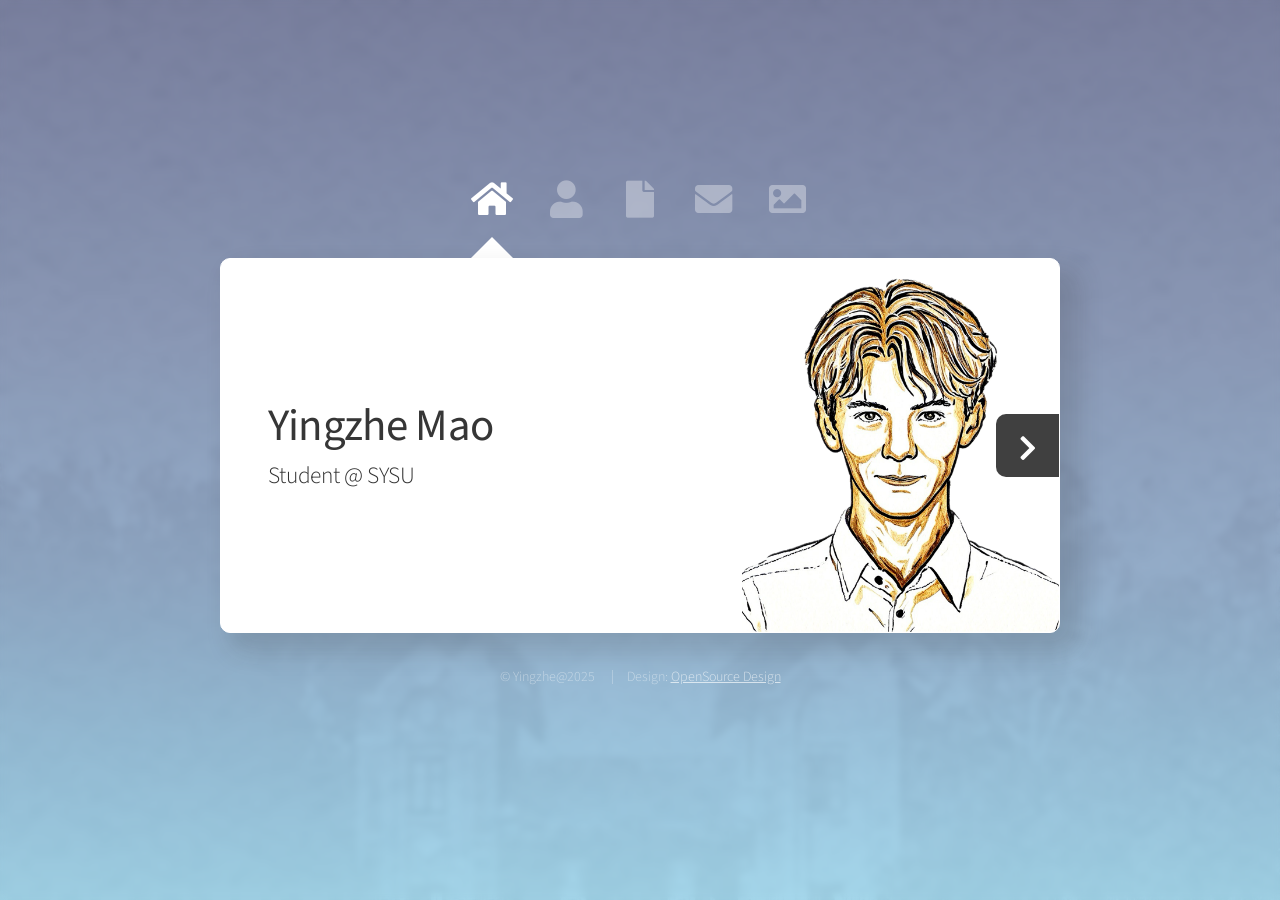
<file: index.html>
<!DOCTYPE HTML>
<!--
	Astral by HTML5 UP
	html5up.net | @ajlkn
	Free for personal and commercial use under the CCA 3.0 license (html5up.net/license)
-->
<html>

<head>
	<title>Yingzhe Mao</title>
	<meta charset="utf-8" />
	<meta name="viewport" content="width=device-width, initial-scale=1, user-scalable=no" />
	<link rel="stylesheet" href="assets/css/main.css" />
	<noscript>
		<link rel="stylesheet" href="assets/css/noscript.css" />
	</noscript>
</head>

<body class="is-preload">

	<!-- Wrapper-->
	<div id="wrapper">

		<!-- Nav -->
		<nav id="nav">
			<a href="#" class="icon solid fa-home"><span>Home</span></a>
			<a href="#cv" class="icon solid fa-user"><span>About</span></a>
			<a href="#work" class="icon solid fa-file"><span>Work</span></a>
			<a href="#contact" class="icon solid fa-envelope"><span>Contact</span></a>
			<a href="#gallery" class="icon solid fa-image"><span>Gallery</span></a>
		</nav>

		<!-- Main -->
		<div id="main">

			<!-- Me -->
			<article id="home" class="panel intro">
				<header>
					<h1>Yingzhe Mao</h1>
					<p>Student @ SYSU</p>
				</header>
				<a href="#cv" class="jumplink pic">
					<span class="arrow icon solid fa-chevron-right"><span>See my Curriculum Vitae</span></span>
					<img src="images/me_nobg.png" alt="" />
				</a>
			</article>

			<!-- CV -->
			<article id="cv" class="panel">
				<header style="display: flex;">
					<h2 style="width: 49%; text-align: left;">Google Scholar</h2>
					<h2 style="width: 49%; text-align: right;">ORCID</h2>
				</header>
				<div style="display: flex; justify-content: center; width: 100%;">

					<div style="display: flex; justify-content: left; width: 100%;">
						<div class="button-div" href="https://scholar.google.com.hk/citations?user=MFnCRBUAAAAJ&hl=zh-CN&authuser=1"
								target="_blank">
							<a href="https://scholar.google.com.hk/citations?user=MFnCRBUAAAAJ&hl=zh-CN&authuser=1"
								target="_blank">
								My Google Scholar
							</a>
						</div>
					</div>
					<div style="display: flex; justify-content: right; width: 100%;">
						<div class="button-div" href="https://orcid.org/0009-0005-3576-1074" target="_blank">
							<a href="https://orcid.org/0009-0005-3576-1074" target="_blank">
								My ORCID
							</a>
						</div>
					</div>
				</div>
				<header>
					<h2 style="margin-top: 0.5em;">Curriculum Vitae</h2>
				</header>
				<div class="cv-table">
					<dl>
						<dt>Name</dt>
						<dd>Yingzhe Mao</dd>

						<dt>E-Mail</dt>
						<dd>gmail@myzz2003z.com (Please shift the order)</dd>

						<dt>Education Background</dt>
						<dd>
							<h3>Sun Yat-sen University</h3>
							<p>B. Eng. 2021.9 - 2025.6</p>
							<ul>
								<li> 2021.9-2022.6 at School of Aeronautics and Astronautics</li>
								<li> 2022.9-2025.6 at School of Electronics and Communication Engineering</li>
							</ul>
						</dd>

						<dt>Work Experience</dt>
						<dd>
							<h3>Sun Yat-sen University</h3>
							<p>2025.6 - Present</p>
							<p>Research Assistant</p>
							<ul>
								<li>Participant: Embodied agents empowered wireless communications</li>
								<li>Instructor: LLMs as teaching assistants in telecom-related courses</li>
							</ul>
						</dd>

						<dt>Skills</dt>
						<dd>
							<ul>
								<li><strong>Programming Languages:</strong> Python, C/C++, Matlab</li>
								<li><strong>Preferred Framework:</strong> PyTorch</li>
								<li><strong>Proficient Tools:</strong> USRP, STM32/Arduino, EDA Tools</li>
								<li><strong>Other Skills:</strong> Adobe Illustration, Very good at making PPTs/slices😂
								</li>
							</ul>
						</dd>

						<dt>Scholarships & Awards</dt>
						<dd>
							<ul>
								<li><strong>Outstanding Student Scholarship</strong> - [1st] - [SYSU] - [2024]</li>
								<li><strong>Outstanding Student Scholarship</strong> - [3rd] - [SYSU] - [2023]</li>
								<li><strong>National College students' Electronics Design Competition (Guangdong
										Province)</strong> - [2nd] - [The Education Department of Guangdong] - [2023]
								</li>
							</ul>
						</dd>

						<dt>Languages</dt>
						<dd>
							<p>Mandarin (Native)</p>
							<p>English (Fluent)</p>
						</dd>
					</dl>
				</div>
			</article>

			<!-- Work -->
			<article id="work" class="panel">
				<header>
					<h2>Work</h2>
				</header>
				<p style="margin-bottom: 0.5em;">
					My investigations are focused on the intersection of wireless communications and artificial
					intelligence.
				</p>
				<p style="font-weight: bold;">
					This is a part of my works, some works are not listed here due to confidentiality agreements.
				</p>
				<section>
					<div class="row itembox">
						<h3>SwinJSCC-DNN</h3>
						<div class="row itembox left">
							<a href="#"><img src="images/work1.jpg" alt=""></a>
						</div>
						<div class="row itembox right">
							This work proposes a novel deep learning-based joint source-channel coding (JSCC) scheme for image transmission. It is based on SwinJSCC (Yang, Ke, et al., 2024), which is a framework that tames the Swin Transformer for end-to-end JSCC over noisy or fading channels. Our works including:
							<ul>
								<p> Inpsecting the necessities of layers in the existing SwinJSCC and by removing some layers, we achieved higher performance with lower computational cost.</p>
								<p> Proposed a Decoupled Noisy Network (DNN) in order to better process the noisy or fading channel's effect on the receiving signal.</p>
							</ul>
							This work is my undergraduate thesis at Sun Yat-sen University, advised by Prof. Yanqun Tang.
						</div>
						<h3>ChanINR</h3>
						<div class="row itembox left">
							<a href="#"><img src="images/work2.jpg" alt=""></a>
						</div>
						<div class="row itembox right">
							This work proposes a novel deep learning-based channel modeling scheme based on Implicit Neural Representation (INR), named ChanINR. The proposed ChanINR can learn to generate channel responses from continuous spatial locations, which significantly improves the accuracy and generalization ability of channel modeling.
						</div>
						<h3>Auto-encoders in PHY</h3>
						<div class="row itembox left">
							<a href="https://ieeexplore.ieee.org/abstract/document/10827715/" target="_blank"><img src="images/work3.jpg" alt=""></a>
						</div>
						<div class="row itembox right">
							This is a survey paper on the applications of auto-encoders in physical layer (PHY) communications. In this paper, we provide a comprehensive overview of the recent advancements in the field of auto-encoders for PHY communications, including modulation recognition, channel coding, and signal detection. This work has been published in proceedings of the WCSP'24.
						</div>
					</div>
				</section>
			</article>

			<!-- Contact -->
			<article id="contact" class="panel">
				<header>
					<h2>Contact Me</h2>
				</header>
				<form action="#" method="post">
					<div>
						<div class="row">
							<div class="col-6 col-12-medium">
								<input type="text" name="name" placeholder="Name" />
							</div>
							<div class="col-6 col-12-medium">
								<input type="text" name="email" placeholder="Email" />
							</div>
							<div class="col-12">
								<input type="text" name="subject" placeholder="Subject" />
							</div>
							<div class="col-12">
								<textarea name="message" placeholder="Message" rows="6"></textarea>
							</div>
							<div class="col-12">
								<input type="submit" value="Send Message" />
							</div>
						</div>
					</div>
				</form>
			</article>

			<!-- Image -->
			<article id="gallery" class="panel">
				<header>
					<h2>Gallery</h2>
				</header>
				<section>
					<div class="row">
						<div class="col-4 col-6">
							<a href="#" class="image fit"><img src="images/me.jpg" alt=""></a>
						</div>
						<div class="col-4 col-6">
							<a href="#" class="image fit"><img src="images/pic02.jpg" alt=""></a>
						</div>
						<div class="col-4 col-6">
							<a href="#" class="image fit"><img src="images/gallery2.jpg" alt=""></a>
						</div>
						<div class="col-4 col-6">
							<a href="#" class="image fit"><img src="images/gallery3.jpg" alt=""></a>
						</div>
					</div>
				</section>
			</article>

		</div>

		<!-- Footer -->
		<div id="footer">
			<ul class="copyright">
				<li>&copy; Yingzhe@2025</li>
				<li>Design: <a href="http://html5up.net">OpenSource Design</a></li>
			</ul>
		</div>

	</div>

	<!-- Scripts -->
	<script src="assets/js/jquery.min.js"></script>
	<script src="assets/js/browser.min.js"></script>
	<script src="assets/js/breakpoints.min.js"></script>
	<script src="assets/js/util.js"></script>
	<script src="assets/js/main.js"></script>

</body>

</html>
</file>
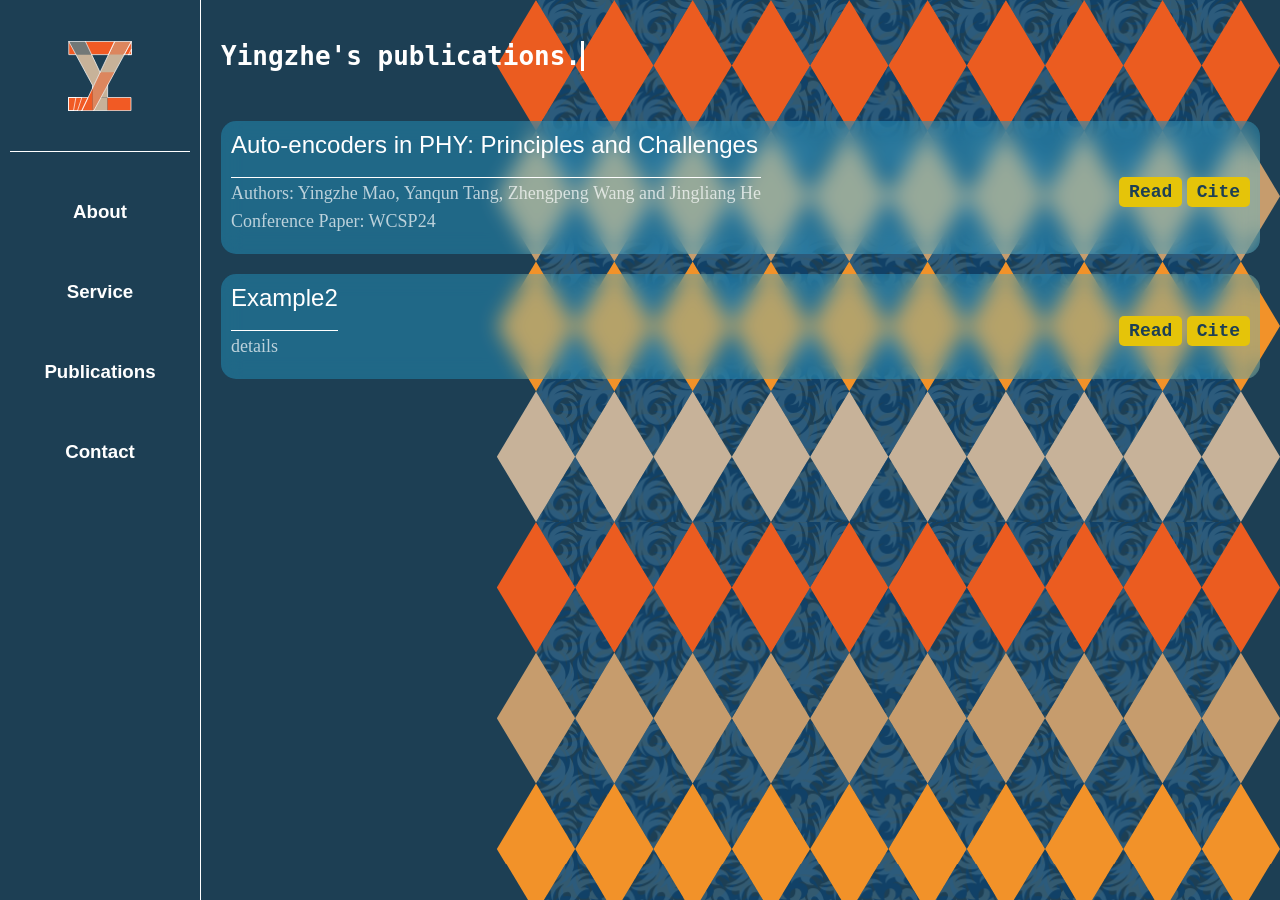
<file: publications.html>
<!DOCTYPE html>
<html lang="en">
<head>
    <meta charset="UTF-8">
    <meta name="viewport" content="width=device-width, initial-scale=1.0">
    <title>Publications</title>
    <link rel="stylesheet" href="publication_styles.css">
</head>
<body>
    <div class="container">
        <div class="nav">
            <div class = "logo">
                <h1><a href="./index.html">
                    <img src="icon.svg" alt="Logo", style="height: 70px;">
                </a></h1>
            </div>
            <div class="dropdown-menu">
                <h3><div class = "dropdown-menu-subclass">About</div></h3>
                <ul>
                    <li><a href="./about/cv.html">Curriculum
                          Vitae</a></li>
                    <li><a href="./about/rp.html">Research Proposal</a></li>
                    <li><a href="./about/pv.html">Personal Values</a></li>
                </ul>
            </div>
            <div class="dropdown-menu">
                <h3><div class = "dropdown-menu-subclass">Service</div></h3>
                <ul>
                    <li><a href="./service/school.html">At School</a></li>
                    <li><a href="./service/social.html">Social</a></li>
                </ul>
            </div>
            <div class="dropdown-menu">
                <h3><a href="./publications.html"><div class = "dropdown-menu-subclass">Publications</div></a></h3>
            </div>
            <div class="dropdown-menu">
                <h3><div class = "dropdown-menu-subclass">Contact</div></h3>
                <ul>
                    <li><a href="#">Email</a></li>
                    <li><a href="#">WeChat</a></li>
                </ul>
            </div>
        </div>
        <div class="content">
            <h1><span class = "type-writer">Yingzhe's publications.</span></h1>
            <div class="pub-container">
                <div class="pub-box">
                    <div class="pub-info">
                        Auto-encoders in PHY: Principles and Challenges
                        <p class="pub-info-detail">Authors: Yingzhe Mao, Yanqun Tang, Zhengpeng Wang and Jingliang He</p>
                        <p class="pub-info-detail">Conference Paper: WCSP24</p>
                    </div>
                    <div class="pub-status">
                        <button class="read-btn">Read</button>
                        <button class="cite-btn">Cite</button>
                    </div>
                </div>
                <div class="pub-box">
                    <div class="pub-info">
                        Example2
                        <p class="pub-info-detail">details</p>
                    </div>
                    <div class="pub-status">
                        <button class="read-btn">Read</button>
                        <button class="cite-btn">Cite</button>
                    </div>
                </div>
            </div>
        </div>
    </div>
    <script src="script.js"></script>
</body>
</html>
</file>
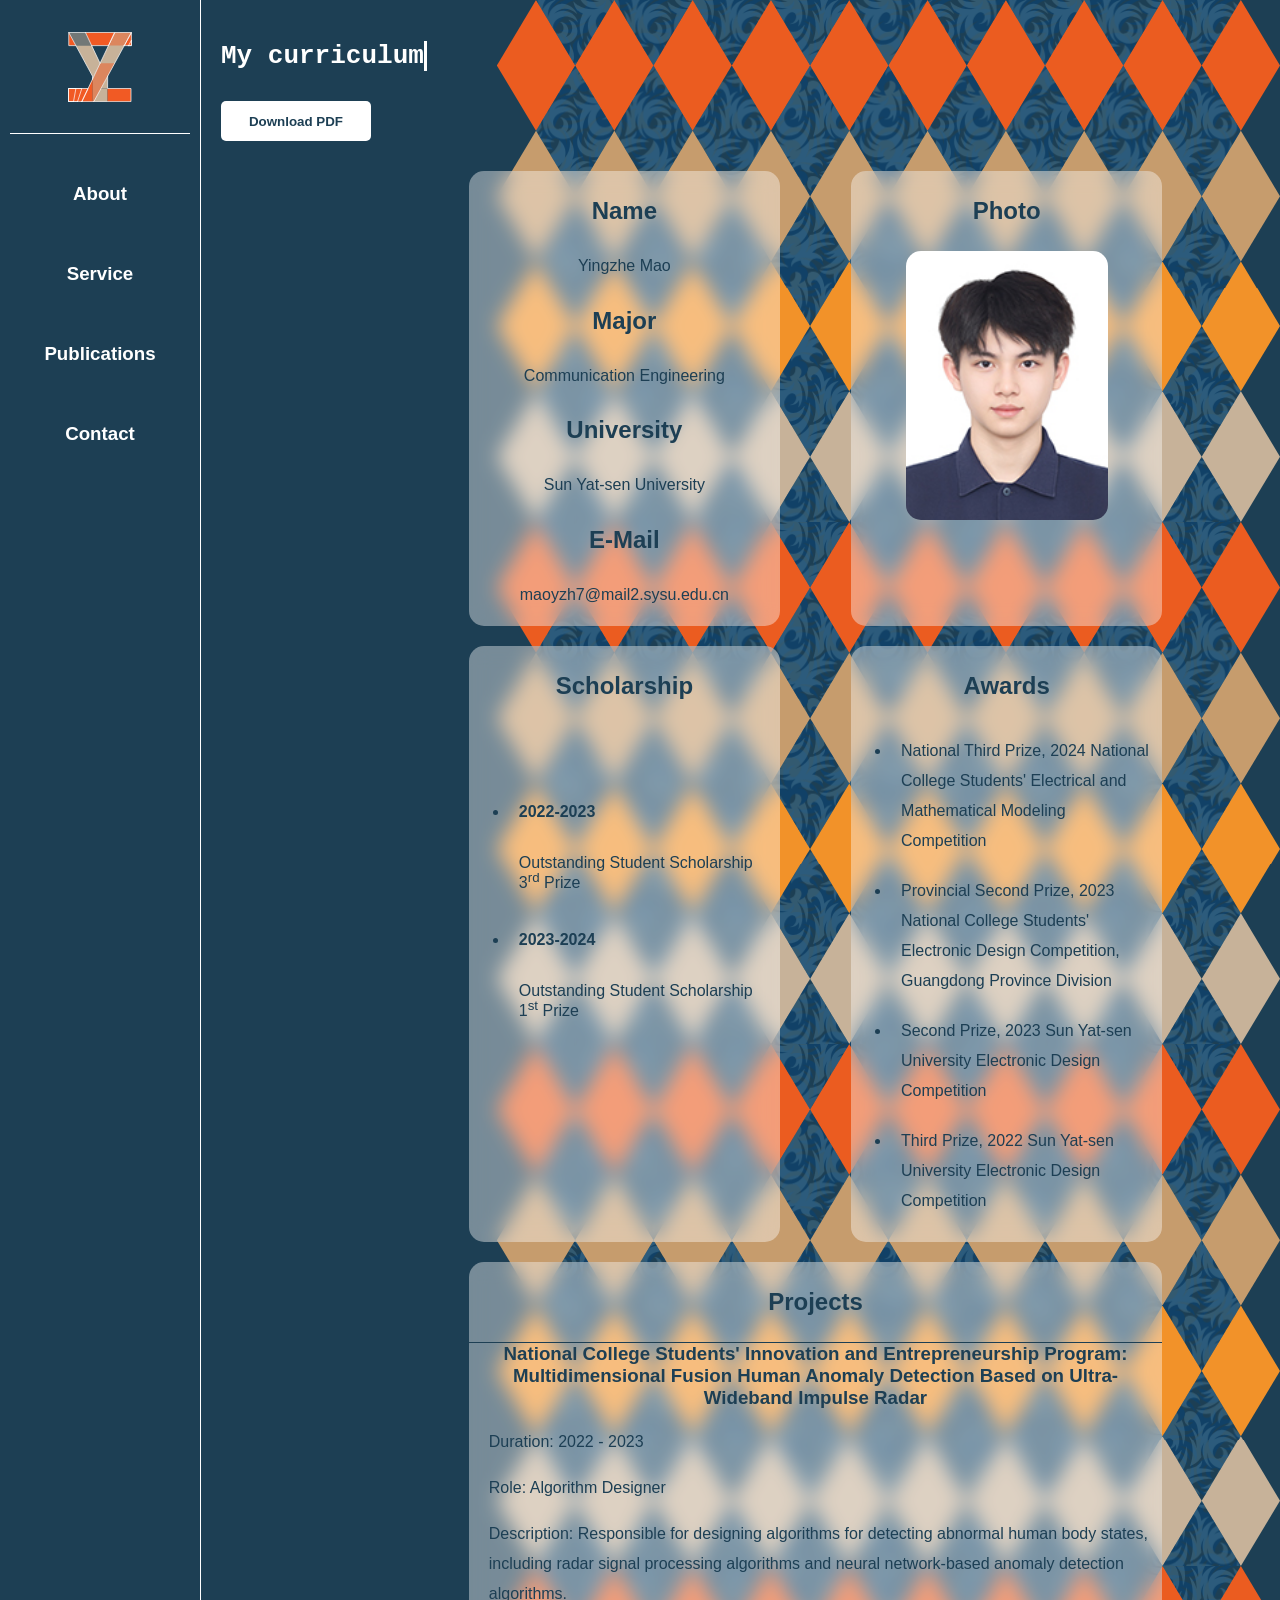
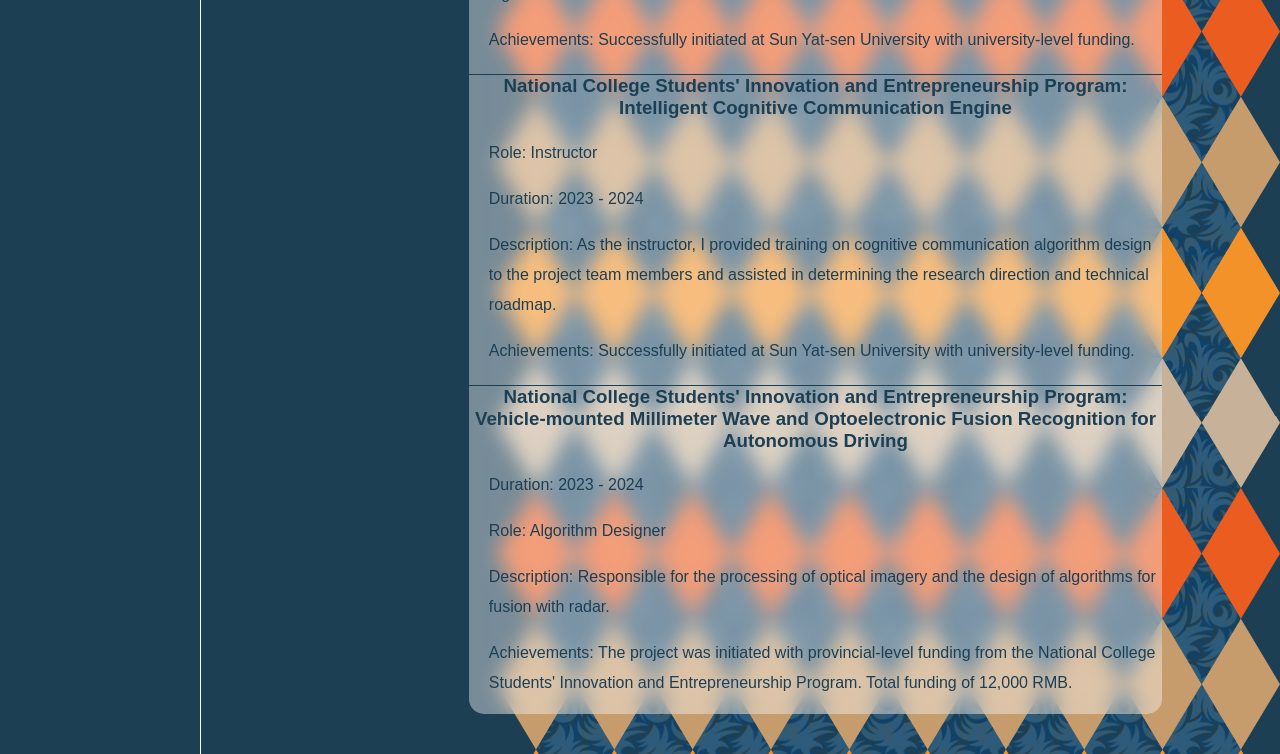
<file: about/cv.html>
<!DOCTYPE html>
<html lang="en">

<head>
    <meta charset="UTF-8">
    <meta name="viewport" content="width=device-width, initial-scale=1.0">
    <title>Curriculum Vitae</title>
    <link rel="stylesheet" href="styles.css">
</head>

<body>
    <div class="container">
        <div class="nav">
            <div class="logo">
                <h1><a href="../index.html">
                        <img src="../icon.svg" alt="Logo" , style="height: 70px;">
                    </a></h1>
            </div>
            <div class="dropdown-menu">
                <h3>
                    <div class="dropdown-menu-subclass">About</div>
                </h3>
                <ul>
                    <li><a href="./cv.html">Curriculum
                            Vitae</a></li>
                    <li><a href="./rp.html">Research Proposal</a></li>
                    <li><a href="./pv.html">Personal Values</a></li>
                </ul>
            </div>
            <div class="dropdown-menu">
                <h3>
                    <div class="dropdown-menu-subclass">Service</div>
                </h3>
                <ul>
                    <li><a href="../service/school.html">At School</a></li>
                    <li><a href="../service/social.html">Social</a></li>
                </ul>
            </div>
            <div class="dropdown-menu">
                <h3><a href="../publications.html">
                        <div class="dropdown-menu-subclass">Publications</div>
                    </a></h3>
            </div>
            <div class="dropdown-menu">
                <h3>
                    <div class="dropdown-menu-subclass">Contact</div>
                </h3>
                <ul>
                    <li><a href="#">Email</a></li>
                    <li><a href="#">WeChat</a></li>
                </ul>
            </div>
        </div>
        <div class="content">
            <h1><span class="type-writer" id="caption">My curriculum vitae.</span></h1>
            <button class="cv_rp_btn" onclick="downloadCV()">Download PDF</button>
            <div class="cards-container" style="justify-content: center; margin-left: 150px;">
                <div class="cards" style="margin-top: -10px; width: 35%; height: auto; margin-right: 8%;">
                    <h2>Name</h2>
                    <p>Yingzhe Mao</p>
                    <h2>Major</h2>
                    <p>Communication Engineering</p>
                    <h2>University</h2>
                    <p>Sun Yat-sen University</p>
                    <h2>E-Mail</h2>
                    <p>maoyzh7@mail2.sysu.edu.cn</p>
                </div>
                <div class="cards" style="margin-top: -10px; width: 35%; height: auto;">
                    <div style="text-align: center;">
                        <h2>Photo</h2>
                        <img src="../imgsrc.jpg" style="width: 65%; border-radius: 15px;">
                    </div>
                </div>
                <div class="cards"
                    style="width: 35%; height: auto; margin-right: 8%; justify-content: center; text-align: center;">
                    <h2>Scholarship</h2>
                    <ul style="padding-top: 15%;">
                        <li style="line-height: 15px;">
                            <h4>2022-2023</h4><br>Outstanding Student Scholarship<br>3<sup>rd</sup> Prize
                        </li>
                        <li style="line-height: 15px;">
                            <h4>2023-2024</h4><br>Outstanding Student Scholarship<br>1<sup>st</sup> Prize
                        </li>
                    </ul>
                </div>
                <div class="cards" style="width: 35%; height: auto; justify-content: center; text-align: center;">
                    <h2>Awards</h2>
                    <ul>
                        <li>National Third Prize, 2024 National College Students' Electrical and Mathematical Modeling
                            Competition</li>
                        <li>Provincial Second Prize, 2023 National College Students' Electronic Design Competition,
                            Guangdong Province Division</li>
                        <li>Second Prize, 2023 Sun Yat-sen University Electronic Design Competition</li>
                        <li>Third Prize, 2022 Sun Yat-sen University Electronic Design Competition</li>
                    </ul>
                </div>
                <div class="cards" style="width: 78%; height: auto; justify-content: center; text-align: center;">
                    <h2>Projects</h2>
                    <p style="width: 90%;">
                    <div>
                        <h3 style="color: #1d3f54; border-top: 1px solid #1d3f54;">
                            National College Students' Innovation and Entrepreneurship Program: Multidimensional Fusion
                            Human Anomaly
                            Detection
                            Based on Ultra-Wideband Impulse Radar
                        </h3>
                        <p style="text-align: left; margin-left: 20px;">Duration: 2022 - 2023</p>
                        <p style="text-align: left; margin-left: 20px;">Role: Algorithm Designer</p>
                        <p style="text-align: left; margin-left: 20px;">Description: Responsible for designing
                            algorithms for detecting
                            abnormal
                            human body states, including radar
                            signal
                            processing algorithms and neural network-based anomaly detection algorithms.
                        </p>
                        <p style="text-align: left; margin-left: 20px;">Achievements: Successfully initiated at Sun
                            Yat-sen University with
                            university-level funding.</p>
                        </p>
                    </div>
                    <div>
                        <h3 style="color: #1d3f54; border-top: 1px solid #1d3f54;">
                            National College Students' Innovation and Entrepreneurship Program: Intelligent Cognitive
                            Communication Engine
                        </h3>
                        <p style="text-align: left; margin-left: 20px;">Role: Instructor</p>
                        <p style="text-align: left; margin-left: 20px;">Duration: 2023 - 2024</p>
                        <p style="text-align: left; margin-left: 20px;">Description: As the instructor, I provided training on cognitive communication algorithm
                            design to the project team members and assisted in determining the research direction and
                            technical roadmap.</p>
                        <p style="text-align: left; margin-left: 20px;">Achievements: Successfully initiated at Sun Yat-sen University with university-level funding.
                        </p>
                    </div>
                    <div>
                        <h3 style="color: #1d3f54; border-top: 1px solid #1d3f54;">
                            National College Students' Innovation and Entrepreneurship Program: Vehicle-mounted
                            Millimeter Wave and
                            Optoelectronic Fusion Recognition for Autonomous Driving
                        </h3>
                        <p style="text-align: left; margin-left: 20px;">Duration: 2023 - 2024</p>
                        <p style="text-align: left; margin-left: 20px;">Role: Algorithm Designer</p>
                        <p style="text-align: left; margin-left: 20px;">Description: Responsible for the processing of
                            optical imagery and
                            the design of algorithms for fusion with radar.
                        </p>
                        <p style="text-align: left; margin-left: 20px;">Achievements: The project was initiated with
                            provincial-level
                            funding from the National College Students' Innovation
                            and Entrepreneurship Program. Total funding of 12,000 RMB.</p>
                    </div>
                    </p>
                </div>
            </div>
        </div>
    </div>
    <script src="script.js"></script>
</body>

</html>
</file>
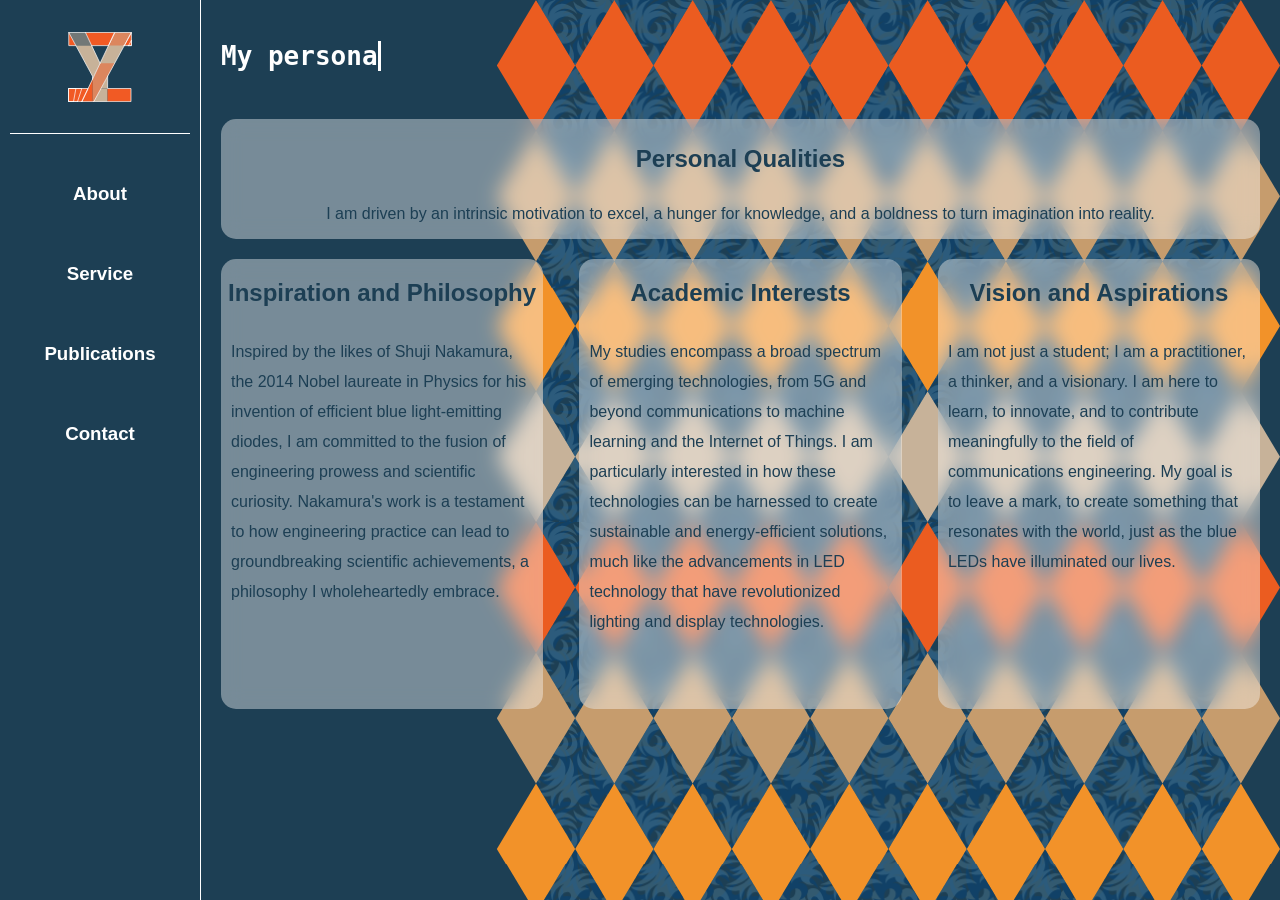
<file: about/pv.html>
<!DOCTYPE html>
<html lang="en">
<head>
    <meta charset="UTF-8">
    <meta name="viewport" content="width=device-width, initial-scale=1.0">
    <title>Personal Values</title>
    <link rel="stylesheet" href="styles.css">
</head>
<body>
    <div class="container">
        <div class="nav">
            <div class = "logo">
                <h1><a href="../index.html">
                    <img src="../icon.svg" alt="Logo", style="height: 70px;">
                </a></h1>
            </div>
            <div class="dropdown-menu">
                <h3><div class = "dropdown-menu-subclass">About</div></h3>
                <ul>
                    <li><a href="./cv.html">Curriculum
                          Vitae</a></li>
                    <li><a href="./rp.html">Research Proposal</a></li>
                    <li><a href="./pv.html">Personal Values</a></li>
                </ul>
            </div>
            <div class="dropdown-menu">
                <h3><div class = "dropdown-menu-subclass">Service</div></h3>
                <ul>
                    <li><a href="../service/school.html">At School</a></li>
                    <li><a href="../service/social.html">Social</a></li>
                </ul>
            </div>
            <div class="dropdown-menu">
                <h3><a href="../publications.html"><div class = "dropdown-menu-subclass">Publications</div></a></h3>
            </div>
            <div class="dropdown-menu">
                <h3><div class = "dropdown-menu-subclass">Contact</div></h3>
                <ul>
                    <li><a href="#">Email</a></li>
                    <li><a href="#">WeChat</a></li>
                </ul>
            </div>
        </div>
        <div class="content">
            <h1><span class="type-writer" id="caption">My personal values.</span></h1>
            <div class="cards-container">
                <div class="cards">
                    <h2>Personal Qualities</h2>
                    <p>I am driven by an intrinsic motivation to excel, a hunger for knowledge, and a boldness to turn imagination into reality.</p>
                </div>
                <div class="cards-s">
                    <h2>Inspiration and Philosophy</h2>
                    <p>Inspired by the likes of Shuji Nakamura, the 2014 Nobel laureate in Physics for his invention of efficient blue light-emitting diodes, I am committed to the fusion of engineering prowess and scientific curiosity. Nakamura's work is a testament to how engineering practice can lead to groundbreaking scientific achievements, a philosophy I wholeheartedly embrace.</p>
                </div>
                <div class="cards-s">
                    <h2>Academic Interests</h2>
                    <p>My studies encompass a broad spectrum of emerging technologies, from 5G and beyond communications to machine learning and the Internet of Things. I am particularly interested in how these technologies can be harnessed to create sustainable and energy-efficient solutions, much like the advancements in LED technology that have revolutionized lighting and display technologies.</p>
                </div>
                <div class="cards-s">
                    <h2>Vision and Aspirations</h2>
                    <p>I am not just a student; I am a practitioner, a thinker, and a visionary. I am here to learn, to innovate, and to contribute meaningfully to the field of communications engineering. My goal is to leave a mark, to create something that resonates with the world, just as the blue LEDs have illuminated our lives.</p>
                </div>
            </div>
        </div>
    </div>
    <script src="script.js"></script>
</body>
</html>
</file>
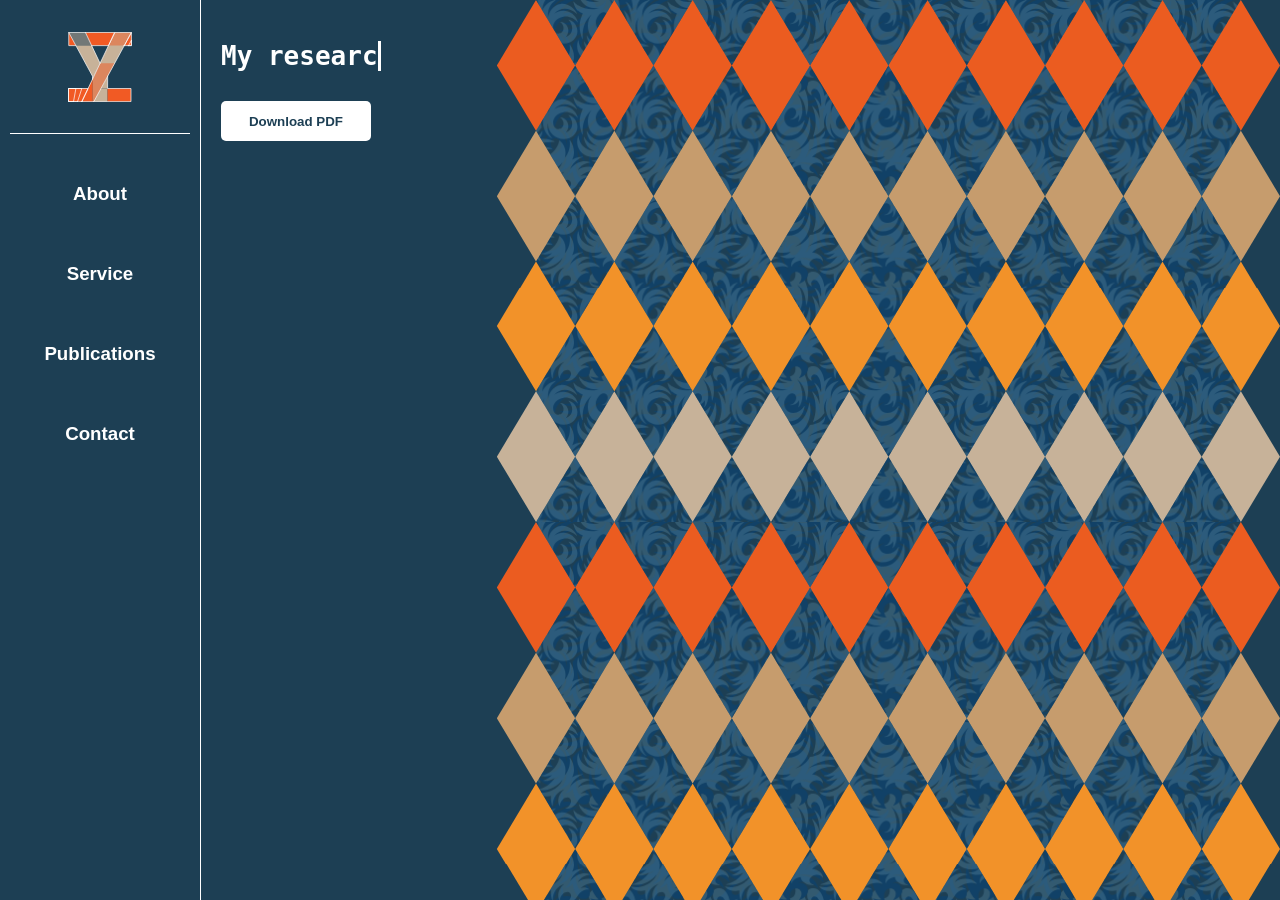
<file: about/rp.html>
<!DOCTYPE html>
<html lang="en">
<head>
    <meta charset="UTF-8">
    <meta name="viewport" content="width=device-width, initial-scale=1.0">
    <title>Research Proposal</title>
    <link rel="stylesheet" href="styles.css">
</head>
<body>
    <div class="container">
        <div class="nav">
            <div class = "logo">
                <h1><a href="../index.html">
                    <img src="../icon.svg" alt="Logo", style="height: 70px;">
                </a></h1>
            </div>
            <div class="dropdown-menu">
                <h3><div class = "dropdown-menu-subclass">About</div></h3>
                <ul>
                    <li><a href="./cv.html">Curriculum
                          Vitae</a></li>
                    <li><a href="./rp.html">Research Proposal</a></li>
                    <li><a href="./pv.html">Personal Values</a></li>
                </ul>
            </div>
            <div class="dropdown-menu">
                <h3><div class = "dropdown-menu-subclass">Service</div></h3>
                <ul>
                    <li><a href="../service/school.html">At School</a></li>
                    <li><a href="../service/social.html">Social</a></li>
                </ul>
            </div>
            <div class="dropdown-menu">
                <h3><a href="../publications.html"><div class = "dropdown-menu-subclass">Publications</div></a></h3>
            </div>
            <div class="dropdown-menu">
                <h3><div class = "dropdown-menu-subclass">Contact</div></h3>
                <ul>
                    <li><a href="#">Email</a></li>
                    <li><a href="#">WeChat</a></li>
                </ul>
            </div>
        </div>
        <div class="content">
            <h1><span class = "type-writer" id = "caption">My research proposal.</span></h1>
            <button class="cv_rp_btn" onclick="downloadRP()">Download PDF</button>
        </div>
    </div>
    <script src="script.js"></script>
</body>
</html>
</file>
<file: assets/css/noscript.css>
/*
	Astral by HTML5 UP
	html5up.net | @ajlkn
	Free for personal and commercial use under the CCA 3.0 license (html5up.net/license)
*/

/* Wrapper */

	#wrapper {
		opacity: 1 !important;
	}

/* Nav */

	#nav a {
		opacity: 1.0;
	}

		#nav a:before, #nav a:after {
			display: none;
		}

		#nav a span {
			top: 0;
			opacity: 1.0;
		}

			#nav a span:after {
				display: none;
			}

/* Main */

	#main {
		background: none;
		box-shadow: none;
	}

		#main > .panel {
			background: #ffffff;
			margin-bottom: 2em;
		}

			#main > .panel:last-child {
				margin-bottom: 0;
			}
</file>
<file: publication_styles.css>
body, html {
    margin: 0;
    padding: 0;
    height: 100%;
    font-family: Arial, sans-serif, monospace;
}
.container {
    display: flex;
    height: 100vh;
}

.logo {
    width: 100%;
    text-align: center;
    background-color: #1d3f54;
    color: #e5c409;
    padding: 10px;
    box-sizing: border-box;
    /* add a border line at the bottom */
    border-bottom: 1px solid white;
}

.logo a {
    text-decoration: none;
    color: #e5c409;
}

.nav {
    width: 200px;
    background-color: #1d3f54;
    color: white;
    padding: 10px;
    box-sizing: border-box;
}

.dropdown-menu {
    margin-top: 30px;
    text-align: center;
    height: 50px;
    overflow-y: hidden;
    text-decoration: none;
    border: none;
}

.dropdown-menu:hover {
    border: white 1px solid;
    transition: all 1s ease;
}

.dropdown-menu:hover .dropdown-menu-subclass {
    color: #e5c409;
}

.dropdown-menu a {
    color: white;
    text-decoration: none;
}

.dropdown-menu ul a{
    color: white;
    text-decoration: none;
}

.dropdown-menu ul li {
    /* margin-bottom: 10px; */
    list-style: none;
    text-align: center;
    transform: translateX(-20px);
    padding: 10px;
}

.dropdown-menu ul a:hover {
    color: #e5c409;
    transition: color 1s;
}

.dropdown-menu ul li:hover {
    background-color: #1d3f54;
    border-radius: 10px;
    border: white 1px solid;
    transition: all 1s ease;
}

.dropdown-menu-subclass {
    text-decoration: none;
}

.content {
    flex: 1;
    padding: 20px;
    box-sizing: border-box;
    /* add linear gradient color */
    /* background: linear-gradient(90deg, #1d3f54, #e5c409); */
    background-image: url('./bg.svg');
    border-left: 1px solid white;
}

.type-writer {
    display: inline-block;
    margin-bottom: 20px;
    font-family: monospace;
    white-space: nowrap;
    overflow: hidden;
    color: white;
    border-right: .15em solid white;
    animation: typewriter 2s steps(22) 1s 1 normal both, blink .75s step-end infinite;
}

@keyframes typewriter {
    from { width: 0; }
    to { width: 360px; }
}

@keyframes blink {
    50% { border-color: transparent; }
}

.pub-box {
    display: flex;
    flex-wrap: wrap;
    justify-content: space-between;
    align-items: center;
    margin-top: 20px;
    background-color: rgba(40, 200, 255, 0.3);
    padding: 10px;
    border-radius: 15px;
    backdrop-filter: blur(10px);
}

.pub-box:hover {
    background-color: rgba(40, 200, 255, 0.7);
    transition: background-color 1s ease;
}

.pub-info {
    font-family: Arial, Helvetica, sans-serif;
    color: white;
    font-size: x-large;
}

.pub-info-detail {
    font-family: 'Times New Roman', Times, serif;
    color: rgba(255, 255, 255, 0.7);
    font-size: large;
    vertical-align: middle;
    height: 10px;
    line-height: 10px;
}

.pub-info-detail:first-child {
    padding-top: 10px;
    border-top: 1px solid white;
}

.read-btn {
    background-color: #e5c409;
    color: #1d3f54;
    padding: 5px 10px;
    border: none;
    border-radius: 5px;
    cursor: pointer;
    margin-top: 10px;
    font-family: 'Courier New', Courier, monospace;
    font-weight: bold;
    font-size: large;
}

.cite-btn {
    background-color: #e5c409;
    color: #1d3f54;
    padding: 5px 10px;
    border: none;
    border-radius: 5px;
    cursor: pointer;
    margin-top: 10px;
    font-family: 'Courier New', Courier, monospace;
    font-weight: bold;
    font-size: large;
}

/* .cite-btn:hover {
    padding: 20px;
    background-color: #1d3f54;
    color: #e5c409;
    transition: all 1s ease;
}

.read-btn:hover {
    padding: 20px;
    background-color: #1d3f54;
    color: #e5c409;
    transition: all 1s ease;
} */
</file>
<file: about/styles.css>
body, html {
    margin: 0;
    padding: 0;
    height: 100%;
    font-family: Arial, sans-serif, monospace;
}
.container {
    display: flex;
    min-height: 100vh;
}

.logo {
    text-align: center;
    width: 100%;
    background-color: #1d3f54;
    color: #e5c409;
    padding: 1px;
    box-sizing: border-box;
    /* add a border line at the bottom */
    border-bottom: 1px solid white;
}

.logo a {
    color: #e5c409;
    text-decoration: none;
}

.nav {
    width: 200px;
    background-color: #1d3f54;
    color: white;
    padding: 10px;
    box-sizing: border-box;
}

.dropdown-menu {
    margin-top: 30px;
    text-align: center;
    height: 50px;
    overflow-y: hidden;
    text-decoration: none;
    border: none;
}

.dropdown-menu:hover {
    border: white 1px solid;
    transition: all 1s ease;
}

.dropdown-menu:hover .dropdown-menu-subclass {
    color: #e5c409;
}

.dropdown-menu a {
    color: white;
    text-decoration: none;
}

.dropdown-menu ul a{
    color: white;
    text-decoration: none;
}

.dropdown-menu ul li {
    /* margin-bottom: 10px; */
    list-style: none;
    text-align: center;
    transform: translateX(-20px);
    padding: 10px;
}

.dropdown-menu ul a:hover {
    color: #e5c409;
    transition: color 1s;
}

.dropdown-menu ul li:hover {
    background-color: #1d3f54;
    border-radius: 10px;
    border: white 1px solid;
    transition: all 1s ease;
}

.content {
    flex: 1;
    padding: 20px;
    box-sizing: border-box;
    /* add linear gradient color */
    /* background: linear-gradient(90deg, #1d3f54, #e5c409); */
    background-image: url('../bg.svg');
    border-left: 1px solid white;
}

.content h2 {
    color: white;
}

.type-writer {
    display: inline-block;
    font-family: monospace;
    white-space: nowrap;
    overflow: hidden;
    color: white;
    border-right: .15em solid white;
    animation: blink .75s step-end infinite;
}

@keyframes blink {
    50% { border-color: transparent; }
}

.cards-container {
    margin-top: 40px;
    display: flex;
    justify-content: space-between;
    flex-wrap: wrap;
}

.cards {
    width: 100%;
    height: 120px;
    border-radius: 15px;
    background-color: rgba(255, 255, 255, 0.4);
    margin-bottom: 20px;
    backdrop-filter: blur(10px);
}

.cards h2 {
    text-align: center;
    line-height: 40px;
    color: #1d3f54;
}

.cards p {
    text-align: center;
    color: #1d3f54;
    line-height: 30px;
}

.cards-s {
    width: 31%;
    height: 450px;
    border-radius: 15px;
    background-color: rgba(255, 255, 255, 0.4);
    backdrop-filter: blur(10px);
}

.cards-s h2 {
    text-align: center;
    color: #1d3f54;
}

.cards-s h3 {
    text-align: center;
    color: #1d3f54;
}

.cards li {
    text-align: left;
    padding: 10px;
    color: #1d3f54;
    line-height: 30px;
}

.cards-s p {
    text-align: left;
    padding: 10px;
    color: #1d3f54;
    line-height: 30px;
}

.cards-s:hover {
    background-color: rgba(255, 255, 255, 0.8);
    transition: all 1s ease;
}

.cv_rp_btn {
    display: flexbox;
    width: 150px;
    height: 40px;
    background-color: white;
    color: #1d3f54;
    text-align: center;
    line-height: 40px;
    text-decoration: none;
    border-radius: 5px;
    border: none;
    font-weight: bold;
}
</file>
<file: assets/css/main.css>
@import url("https://fonts.googleapis.com/css?family=Source+Sans+Pro:300,400,300italic,400italic");
@import url("fontawesome-all.min.css");

/*
	Astral by HTML5 UP
	html5up.net | @ajlkn
	Free for personal and commercial use under the CCA 3.0 license (html5up.net/license)
*/

html,
body,
div,
span,
applet,
object,
iframe,
h1,
h2,
h3,
h4,
h5,
h6,
p,
blockquote,
pre,
a,
abbr,
acronym,
address,
big,
cite,
code,
del,
dfn,
em,
img,
ins,
kbd,
q,
s,
samp,
small,
strike,
strong,
sub,
sup,
tt,
var,
b,
u,
i,
center,
dl,
dt,
dd,
ol,
ul,
li,
fieldset,
form,
label,
legend,
table,
caption,
tbody,
tfoot,
thead,
tr,
th,
td,
article,
aside,
canvas,
details,
embed,
figure,
figcaption,
footer,
header,
hgroup,
menu,
nav,
output,
ruby,
section,
summary,
time,
mark,
audio,
video {
	margin: 0;
	padding: 0;
	border: 0;
	font-size: 100%;
	font: inherit;
	vertical-align: baseline;
}

article,
aside,
details,
figcaption,
figure,
footer,
header,
hgroup,
menu,
nav,
section {
	display: block;
}

body {
	line-height: 1;
}

ol,
ul {
	list-style: none;
}

blockquote,
q {
	quotes: none;
}

blockquote:before,
blockquote:after,
q:before,
q:after {
	content: '';
	content: none;
}

table {
	border-collapse: collapse;
	border-spacing: 0;
}

body {
	-webkit-text-size-adjust: none;
}

mark {
	background-color: transparent;
	color: inherit;
}

input::-moz-focus-inner {
	border: 0;
	padding: 0;
}

input,
select,
textarea {
	-moz-appearance: none;
	-webkit-appearance: none;
	-ms-appearance: none;
	appearance: none;
}

/* Row */

.row {
	display: flex;
	flex-wrap: wrap;
	box-sizing: border-box;
	align-items: stretch;
}

.row.itembox {
	width: 100%;
	display: flex;
	flex-wrap: wrap;
	box-sizing: border-box;
	align-items: stretch;
	justify-content: left;
	min-height: 7em;
	margin-top: 0;
	margin-left: 0;
	/* padding: 0 1.25em;
	border-bottom: solid 1px #101191; */
}

.row.itembox>div {
	padding: 0 1.25em;
	border-bottom: dashed 1px #101191;
}

.row.itembox a {
	box-sizing: border-box;
	padding: 0;
	margin-left: 0;
}

.row.itembox.left {
	width: 40%;
	align-items: center;
	border: dashed 1px #101191;
	border-radius: 10px 0 0 10px;
	padding: 8px;
}

.row.itembox.right {
	width: 60%;
}

.row>h3 {
	width: 100%;
	/* min-height: 2.25em; */
	margin-top: 0.5em;
	vertical-align: middle;
	padding: 0 1.25em;
}

.row>* {
	box-sizing: content-box;
}

.row img {
	max-width: 100%;
	height: auto;
	display: flex;
	align-items: center;
	justify-content: center;
}

.row.gtr-uniform>*> :last-child {
	margin-bottom: 0;
}

.row.aln-left {
	justify-content: flex-start;
}

.row.aln-center {
	justify-content: center;
}

.row.aln-right {
	justify-content: flex-end;
}

.row.aln-top {
	align-items: flex-start;
}

.row.aln-middle {
	align-items: center;
}

.row.aln-bottom {
	align-items: flex-end;
}

.row>.imp {
	order: -1;
}

.row>.col-1 {
	width: 8.33333%;
}

.row>.off-1 {
	margin-left: 8.33333%;
}

.row>.col-2 {
	width: 16.66667%;
}

.row>.off-2 {
	margin-left: 16.66667%;
}

.row>.col-3 {
	width: 25%;
}

.row>.off-3 {
	margin-left: 25%;
}

.row>.col-4 {
	width: 33.33333%;
}

.row>.off-4 {
	margin-left: 33.33333%;
}

.row>.col-5 {
	width: 41.66667%;
}

.row>.off-5 {
	margin-left: 41.66667%;
}

.row>.col-6 {
	width: 50%;
}

.row>.off-6 {
	margin-left: 50%;
}

.row>.col-7 {
	width: 58.33333%;
}

.row>.off-7 {
	margin-left: 58.33333%;
}

.row>.col-8 {
	width: 66.66667%;
}

.row>.off-8 {
	margin-left: 66.66667%;
}

.row>.col-9 {
	width: 75%;
}

.row>.off-9 {
	margin-left: 75%;
}

.row>.col-10 {
	width: 83.33333%;
}

.row>.off-10 {
	margin-left: 83.33333%;
}

.row>.col-11 {
	width: 91.66667%;
}

.row>.off-11 {
	margin-left: 91.66667%;
}

.row>.col-12 {
	width: 100%;
}

.row>.off-12 {
	margin-left: 100%;
}

.row.gtr-0 {
	margin-top: 0em;
	margin-left: 0em;
}

.row.gtr-0>* {
	padding: 0em 0 0 0em;
}

.row.gtr-0.gtr-uniform {
	margin-top: 0em;
}

.row.gtr-0.gtr-uniform>* {
	padding-top: 0em;
}

.row.gtr-25 {
	margin-top: -0.3125em;
	margin-left: -0.3125em;
}

.row.gtr-25>* {
	padding: 0.3125em 0 0 0.3125em;
}

.row.gtr-25.gtr-uniform {
	margin-top: -0.3125em;
}

.row.gtr-25.gtr-uniform>* {
	padding-top: 0.3125em;
}

.row.gtr-50 {
	margin-top: -0.625em;
	margin-left: -0.625em;
}

.row.gtr-50>* {
	padding: 0.625em 0 0 0.625em;
}

.row.gtr-50.gtr-uniform {
	margin-top: -0.625em;
}

.row.gtr-50.gtr-uniform>* {
	padding-top: 0.625em;
}

.row {
	margin-top: -1.25em;
	margin-left: -1.25em;
}

.row>* {
	padding: 1.25em 0 0 1.25em;
}

.row.gtr-uniform {
	margin-top: -1.25em;
}

.row.gtr-uniform>* {
	padding-top: 1.25em;
}

.row.gtr-150 {
	margin-top: -1.875em;
	margin-left: -1.875em;
}

.row.gtr-150>* {
	padding: 1.875em 0 0 1.875em;
}

.row.gtr-150.gtr-uniform {
	margin-top: -1.875em;
}

.row.gtr-150.gtr-uniform>* {
	padding-top: 1.875em;
}

.row.gtr-200 {
	margin-top: -2.5em;
	margin-left: -2.5em;
}

.row.gtr-200>* {
	padding: 2.5em 0 0 2.5em;
}

.row.gtr-200.gtr-uniform {
	margin-top: -2.5em;
}

.row.gtr-200.gtr-uniform>* {
	padding-top: 2.5em;
}

@media screen and (max-width: 1680px) {

	.row {
		display: flex;
		flex-wrap: wrap;
		box-sizing: border-box;
		align-items: stretch;
	}

	.row>* {
		box-sizing: border-box;
	}

	.row.gtr-uniform>*> :last-child {
		margin-bottom: 0;
	}

	.row.aln-left {
		justify-content: flex-start;
	}

	.row.aln-center {
		justify-content: center;
	}

	.row.aln-right {
		justify-content: flex-end;
	}

	.row.aln-top {
		align-items: flex-start;
	}

	.row.aln-middle {
		align-items: center;
	}

	.row.aln-bottom {
		align-items: flex-end;
	}

	.row>.imp-xlarge {
		order: -1;
	}

	.row>.col-1-xlarge {
		width: 8.33333%;
	}

	.row>.off-1-xlarge {
		margin-left: 8.33333%;
	}

	.row>.col-2-xlarge {
		width: 16.66667%;
	}

	.row>.off-2-xlarge {
		margin-left: 16.66667%;
	}

	.row>.col-3-xlarge {
		width: 25%;
	}

	.row>.off-3-xlarge {
		margin-left: 25%;
	}

	.row>.col-4-xlarge {
		width: 33.33333%;
	}

	.row>.off-4-xlarge {
		margin-left: 33.33333%;
	}

	.row>.col-5-xlarge {
		width: 41.66667%;
	}

	.row>.off-5-xlarge {
		margin-left: 41.66667%;
	}

	.row>.col-6-xlarge {
		width: 50%;
	}

	.row>.off-6-xlarge {
		margin-left: 50%;
	}

	.row>.col-7-xlarge {
		width: 58.33333%;
	}

	.row>.off-7-xlarge {
		margin-left: 58.33333%;
	}

	.row>.col-8-xlarge {
		width: 66.66667%;
	}

	.row>.off-8-xlarge {
		margin-left: 66.66667%;
	}

	.row>.col-9-xlarge {
		width: 75%;
	}

	.row>.off-9-xlarge {
		margin-left: 75%;
	}

	.row>.col-10-xlarge {
		width: 83.33333%;
	}

	.row>.off-10-xlarge {
		margin-left: 83.33333%;
	}

	.row>.col-11-xlarge {
		width: 91.66667%;
	}

	.row>.off-11-xlarge {
		margin-left: 91.66667%;
	}

	.row>.col-12-xlarge {
		width: 100%;
	}

	.row>.off-12-xlarge {
		margin-left: 100%;
	}

	.row.gtr-0 {
		margin-top: 0em;
		margin-left: 0em;
	}

	.row.gtr-0>* {
		padding: 0em 0 0 0em;
	}

	.row.gtr-0.gtr-uniform {
		margin-top: 0em;
	}

	.row.gtr-0.gtr-uniform>* {
		padding-top: 0em;
	}

	.row.gtr-25 {
		margin-top: -0.3125em;
		margin-left: -0.3125em;
	}

	.row.gtr-25>* {
		padding: 0.3125em 0 0 0.3125em;
	}

	.row.gtr-25.gtr-uniform {
		margin-top: -0.3125em;
	}

	.row.gtr-25.gtr-uniform>* {
		padding-top: 0.3125em;
	}

	.row.gtr-50 {
		margin-top: -0.625em;
		margin-left: -0.625em;
	}

	.row.gtr-50>* {
		padding: 0.625em 0 0 0.625em;
	}

	.row.gtr-50.gtr-uniform {
		margin-top: -0.625em;
	}

	.row.gtr-50.gtr-uniform>* {
		padding-top: 0.625em;
	}

	.row {
		margin-top: -1.25em;
		margin-left: -1.25em;
	}

	.row>* {
		padding: 1.25em 0 0 1.25em;
	}

	.row.gtr-uniform {
		margin-top: -1.25em;
	}

	.row.gtr-uniform>* {
		padding-top: 1.25em;
	}

	.row.gtr-150 {
		margin-top: -1.875em;
		margin-left: -1.875em;
	}

	.row.gtr-150>* {
		padding: 1.875em 0 0 1.875em;
	}

	.row.gtr-150.gtr-uniform {
		margin-top: -1.875em;
	}

	.row.gtr-150.gtr-uniform>* {
		padding-top: 1.875em;
	}

	.row.gtr-200 {
		margin-top: -2.5em;
		margin-left: -2.5em;
	}

	.row.gtr-200>* {
		padding: 2.5em 0 0 2.5em;
	}

	.row.gtr-200.gtr-uniform {
		margin-top: -2.5em;
	}

	.row.gtr-200.gtr-uniform>* {
		padding-top: 2.5em;
	}

}

@media screen and (max-width: 1280px) {

	.row {
		display: flex;
		flex-wrap: wrap;
		box-sizing: border-box;
		align-items: stretch;
	}

	.row>* {
		box-sizing: border-box;
	}

	.row.gtr-uniform>*> :last-child {
		margin-bottom: 0;
	}

	.row.aln-left {
		justify-content: flex-start;
	}

	.row.aln-center {
		justify-content: center;
	}

	.row.aln-right {
		justify-content: flex-end;
	}

	.row.aln-top {
		align-items: flex-start;
	}

	.row.aln-middle {
		align-items: center;
	}

	.row.aln-bottom {
		align-items: flex-end;
	}

	.row>.imp-large {
		order: -1;
	}

	.row>.col-1-large {
		width: 8.33333%;
	}

	.row>.off-1-large {
		margin-left: 8.33333%;
	}

	.row>.col-2-large {
		width: 16.66667%;
	}

	.row>.off-2-large {
		margin-left: 16.66667%;
	}

	.row>.col-3-large {
		width: 25%;
	}

	.row>.off-3-large {
		margin-left: 25%;
	}

	.row>.col-4-large {
		width: 33.33333%;
	}

	.row>.off-4-large {
		margin-left: 33.33333%;
	}

	.row>.col-5-large {
		width: 41.66667%;
	}

	.row>.off-5-large {
		margin-left: 41.66667%;
	}

	.row>.col-6-large {
		width: 50%;
	}

	.row>.off-6-large {
		margin-left: 50%;
	}

	.row>.col-7-large {
		width: 58.33333%;
	}

	.row>.off-7-large {
		margin-left: 58.33333%;
	}

	.row>.col-8-large {
		width: 66.66667%;
	}

	.row>.off-8-large {
		margin-left: 66.66667%;
	}

	.row>.col-9-large {
		width: 75%;
	}

	.row>.off-9-large {
		margin-left: 75%;
	}

	.row>.col-10-large {
		width: 83.33333%;
	}

	.row>.off-10-large {
		margin-left: 83.33333%;
	}

	.row>.col-11-large {
		width: 91.66667%;
	}

	.row>.off-11-large {
		margin-left: 91.66667%;
	}

	.row>.col-12-large {
		width: 100%;
	}

	.row>.off-12-large {
		margin-left: 100%;
	}

	.row.gtr-0 {
		margin-top: 0em;
		margin-left: 0em;
	}

	.row.gtr-0>* {
		padding: 0em 0 0 0em;
	}

	.row.gtr-0.gtr-uniform {
		margin-top: 0em;
	}

	.row.gtr-0.gtr-uniform>* {
		padding-top: 0em;
	}

	.row.gtr-25 {
		margin-top: -0.3125em;
		margin-left: -0.3125em;
	}

	.row.gtr-25>* {
		padding: 0.3125em 0 0 0.3125em;
	}

	.row.gtr-25.gtr-uniform {
		margin-top: -0.3125em;
	}

	.row.gtr-25.gtr-uniform>* {
		padding-top: 0.3125em;
	}

	.row.gtr-50 {
		margin-top: -0.625em;
		margin-left: -0.625em;
	}

	.row.gtr-50>* {
		padding: 0.625em 0 0 0.625em;
	}

	.row.gtr-50.gtr-uniform {
		margin-top: -0.625em;
	}

	.row.gtr-50.gtr-uniform>* {
		padding-top: 0.625em;
	}

	.row {
		margin-top: -1.25em;
		margin-left: -1.25em;
	}

	.row>* {
		padding: 1.25em 0 0 1.25em;
	}

	.row.gtr-uniform {
		margin-top: -1.25em;
	}

	.row.gtr-uniform>* {
		padding-top: 1.25em;
	}

	.row.gtr-150 {
		margin-top: -1.875em;
		margin-left: -1.875em;
	}

	.row.gtr-150>* {
		padding: 1.875em 0 0 1.875em;
	}

	.row.gtr-150.gtr-uniform {
		margin-top: -1.875em;
	}

	.row.gtr-150.gtr-uniform>* {
		padding-top: 1.875em;
	}

	.row.gtr-200 {
		margin-top: -2.5em;
		margin-left: -2.5em;
	}

	.row.gtr-200>* {
		padding: 2.5em 0 0 2.5em;
	}

	.row.gtr-200.gtr-uniform {
		margin-top: -2.5em;
	}

	.row.gtr-200.gtr-uniform>* {
		padding-top: 2.5em;
	}

}

@media screen and (max-width: 980px) {

	.row {
		display: flex;
		flex-wrap: wrap;
		box-sizing: border-box;
		align-items: stretch;
	}

	.row>* {
		box-sizing: border-box;
	}

	.row.gtr-uniform>*> :last-child {
		margin-bottom: 0;
	}

	.row.aln-left {
		justify-content: flex-start;
	}

	.row.aln-center {
		justify-content: center;
	}

	.row.aln-right {
		justify-content: flex-end;
	}

	.row.aln-top {
		align-items: flex-start;
	}

	.row.aln-middle {
		align-items: center;
	}

	.row.aln-bottom {
		align-items: flex-end;
	}

	.row>.imp-medium {
		order: -1;
	}

	.row>.col-1-medium {
		width: 8.33333%;
	}

	.row>.off-1-medium {
		margin-left: 8.33333%;
	}

	.row>.col-2-medium {
		width: 16.66667%;
	}

	.row>.off-2-medium {
		margin-left: 16.66667%;
	}

	.row>.col-3-medium {
		width: 25%;
	}

	.row>.off-3-medium {
		margin-left: 25%;
	}

	.row>.col-4-medium {
		width: 33.33333%;
	}

	.row>.off-4-medium {
		margin-left: 33.33333%;
	}

	.row>.col-5-medium {
		width: 41.66667%;
	}

	.row>.off-5-medium {
		margin-left: 41.66667%;
	}

	.row>.col-6-medium {
		width: 50%;
	}

	.row>.off-6-medium {
		margin-left: 50%;
	}

	.row>.col-7-medium {
		width: 58.33333%;
	}

	.row>.off-7-medium {
		margin-left: 58.33333%;
	}

	.row>.col-8-medium {
		width: 66.66667%;
	}

	.row>.off-8-medium {
		margin-left: 66.66667%;
	}

	.row>.col-9-medium {
		width: 75%;
	}

	.row>.off-9-medium {
		margin-left: 75%;
	}

	.row>.col-10-medium {
		width: 83.33333%;
	}

	.row>.off-10-medium {
		margin-left: 83.33333%;
	}

	.row>.col-11-medium {
		width: 91.66667%;
	}

	.row>.off-11-medium {
		margin-left: 91.66667%;
	}

	.row>.col-12-medium {
		width: 100%;
	}

	.row>.off-12-medium {
		margin-left: 100%;
	}

	.row.gtr-0 {
		margin-top: 0em;
		margin-left: 0em;
	}

	.row.gtr-0>* {
		padding: 0em 0 0 0em;
	}

	.row.gtr-0.gtr-uniform {
		margin-top: 0em;
	}

	.row.gtr-0.gtr-uniform>* {
		padding-top: 0em;
	}

	.row.gtr-25 {
		margin-top: -0.3125em;
		margin-left: -0.3125em;
	}

	.row.gtr-25>* {
		padding: 0.3125em 0 0 0.3125em;
	}

	.row.gtr-25.gtr-uniform {
		margin-top: -0.3125em;
	}

	.row.gtr-25.gtr-uniform>* {
		padding-top: 0.3125em;
	}

	.row.gtr-50 {
		margin-top: -0.625em;
		margin-left: -0.625em;
	}

	.row.gtr-50>* {
		padding: 0.625em 0 0 0.625em;
	}

	.row.gtr-50.gtr-uniform {
		margin-top: -0.625em;
	}

	.row.gtr-50.gtr-uniform>* {
		padding-top: 0.625em;
	}

	.row {
		margin-top: -1.25em;
		margin-left: -1.25em;
	}

	.row>* {
		padding: 1.25em 0 0 1.25em;
	}

	.row.gtr-uniform {
		margin-top: -1.25em;
	}

	.row.gtr-uniform>* {
		padding-top: 1.25em;
	}

	.row.gtr-150 {
		margin-top: -1.875em;
		margin-left: -1.875em;
	}

	.row.gtr-150>* {
		padding: 1.875em 0 0 1.875em;
	}

	.row.gtr-150.gtr-uniform {
		margin-top: -1.875em;
	}

	.row.gtr-150.gtr-uniform>* {
		padding-top: 1.875em;
	}

	.row.gtr-200 {
		margin-top: -2.5em;
		margin-left: -2.5em;
	}

	.row.gtr-200>* {
		padding: 2.5em 0 0 2.5em;
	}

	.row.gtr-200.gtr-uniform {
		margin-top: -2.5em;
	}

	.row.gtr-200.gtr-uniform>* {
		padding-top: 2.5em;
	}

}

@media screen and (max-width: 736px) {

	.row {
		display: flex;
		flex-wrap: wrap;
		box-sizing: border-box;
		align-items: stretch;
	}

	.row>* {
		box-sizing: border-box;
	}

	.row.gtr-uniform>*> :last-child {
		margin-bottom: 0;
	}

	.row.aln-left {
		justify-content: flex-start;
	}

	.row.aln-center {
		justify-content: center;
	}

	.row.aln-right {
		justify-content: flex-end;
	}

	.row.aln-top {
		align-items: flex-start;
	}

	.row.aln-middle {
		align-items: center;
	}

	.row.aln-bottom {
		align-items: flex-end;
	}

	.row>.imp-small {
		order: -1;
	}

	.row>.col-1-small {
		width: 8.33333%;
	}

	.row>.off-1-small {
		margin-left: 8.33333%;
	}

	.row>.col-2-small {
		width: 16.66667%;
	}

	.row>.off-2-small {
		margin-left: 16.66667%;
	}

	.row>.col-3-small {
		width: 25%;
	}

	.row>.off-3-small {
		margin-left: 25%;
	}

	.row>.col-4-small {
		width: 33.33333%;
	}

	.row>.off-4-small {
		margin-left: 33.33333%;
	}

	.row>.col-5-small {
		width: 41.66667%;
	}

	.row>.off-5-small {
		margin-left: 41.66667%;
	}

	.row>.col-6-small {
		width: 50%;
	}

	.row>.off-6-small {
		margin-left: 50%;
	}

	.row>.col-7-small {
		width: 58.33333%;
	}

	.row>.off-7-small {
		margin-left: 58.33333%;
	}

	.row>.col-8-small {
		width: 66.66667%;
	}

	.row>.off-8-small {
		margin-left: 66.66667%;
	}

	.row>.col-9-small {
		width: 75%;
	}

	.row>.off-9-small {
		margin-left: 75%;
	}

	.row>.col-10-small {
		width: 83.33333%;
	}

	.row>.off-10-small {
		margin-left: 83.33333%;
	}

	.row>.col-11-small {
		width: 91.66667%;
	}

	.row>.off-11-small {
		margin-left: 91.66667%;
	}

	.row>.col-12-small {
		width: 100%;
	}

	.row>.off-12-small {
		margin-left: 100%;
	}

	.row.gtr-0 {
		margin-top: 0em;
		margin-left: 0em;
	}

	.row.gtr-0>* {
		padding: 0em 0 0 0em;
	}

	.row.gtr-0.gtr-uniform {
		margin-top: 0em;
	}

	.row.gtr-0.gtr-uniform>* {
		padding-top: 0em;
	}

	.row.gtr-25 {
		margin-top: -0.3125em;
		margin-left: -0.3125em;
	}

	.row.gtr-25>* {
		padding: 0.3125em 0 0 0.3125em;
	}

	.row.gtr-25.gtr-uniform {
		margin-top: -0.3125em;
	}

	.row.gtr-25.gtr-uniform>* {
		padding-top: 0.3125em;
	}

	.row.gtr-50 {
		margin-top: -0.625em;
		margin-left: -0.625em;
	}

	.row.gtr-50>* {
		padding: 0.625em 0 0 0.625em;
	}

	.row.gtr-50.gtr-uniform {
		margin-top: -0.625em;
	}

	.row.gtr-50.gtr-uniform>* {
		padding-top: 0.625em;
	}

	.row {
		margin-top: -1.25em;
		margin-left: -1.25em;
	}

	.row>* {
		padding: 1.25em 0 0 1.25em;
	}

	.row.gtr-uniform {
		margin-top: -1.25em;
	}

	.row.gtr-uniform>* {
		padding-top: 1.25em;
	}

	.row.gtr-150 {
		margin-top: -1.875em;
		margin-left: -1.875em;
	}

	.row.gtr-150>* {
		padding: 1.875em 0 0 1.875em;
	}

	.row.gtr-150.gtr-uniform {
		margin-top: -1.875em;
	}

	.row.gtr-150.gtr-uniform>* {
		padding-top: 1.875em;
	}

	.row.gtr-200 {
		margin-top: -2.5em;
		margin-left: -2.5em;
	}

	.row.gtr-200>* {
		padding: 2.5em 0 0 2.5em;
	}

	.row.gtr-200.gtr-uniform {
		margin-top: -2.5em;
	}

	.row.gtr-200.gtr-uniform>* {
		padding-top: 2.5em;
	}

}

/* Basic */

html {
	box-sizing: border-box;
}

*,
*:before,
*:after {
	box-sizing: inherit;
}

/* body {
		background-image: url("images/habg.jpg"), url("images/bg.jpg");
		background-repeat: repeat, no-repeat;
		background-size: auto, 100% 100%;
		background-attachment: fixed;
		overflow-y: scroll;
	} */

body {
	/*
     * 1. 半透明的线性渐变在最上层 (作为遮罩)
     * 2. habg.jpg 在下层 (作为底部背景)
     */

	/* background-image: linear-gradient(to right top,
			rgba(118, 227, 244, 0.5),
			rgba(102, 234, 225, 0.5),
			rgba(117, 237, 195, 0.5),
			rgba(153, 237, 157, 0.5),
			rgba(198, 233, 121, 0.5)
		), */
	background-image: linear-gradient(to top,
			rgba(114, 198, 235, 0.6), rgba(105, 180, 222, 0.6), rgba(97, 163, 208, 0.6), rgba(91, 145, 193, 0.6), rgba(86, 128, 178, 0.6), rgba(80, 116, 167, 0.6), rgba(74, 104, 155, 0.6), rgba(69, 92, 144, 0.6), rgba(61, 82, 134, 0.6), rgba(54, 71, 125, 0.6), rgba(47, 61, 115, 0.6), rgba(40, 51, 105, 0.6)),
			url("images/overlay.png"),
			url("images/habg.jpg");
			
	backdrop-filter: blur(3px);
	background-repeat: no-repeat, no-repeat;
	background-size: 100% 100%, 100% 100%;

	background-attachment: fixed;
	overflow-y: scroll;
}

body.is-preload *,
body.is-preload *:before,
body.is-preload *:after {
	-moz-animation: none !important;
	-webkit-animation: none !important;
	-ms-animation: none !important;
	animation: none !important;
	-moz-transition: none !important;
	-webkit-transition: none !important;
	-ms-transition: none !important;
	transition: none !important;
}

body,
input,
textarea,
select {
	font-family: 'Source Sans Pro', sans-serif;
	font-weight: 300;
	color: #333333;
	font-size: 20pt;
	line-height: 1.75em;
}

@media screen and (max-width: 1680px) {

	body,
	input,
	textarea,
	select {
		font-size: 15pt;
	}

}

@media screen and (max-width: 1280px) {

	body,
	input,
	textarea,
	select {
		font-size: 14pt;
	}

}

@media screen and (max-width: 736px) {

	body,
	input,
	textarea,
	select {
		font-size: 12pt;
	}

}

@media screen and (max-width: 360px) {

	body,
	input,
	textarea,
	select {
		font-size: 11pt;
	}

}

strong,
b,
h1,
h2,
h3,
h4,
h5,
h6 {
	font-weight: 400;
	color: #363636;
}

h1 {
	font-size: 2.4em;
	letter-spacing: -0.015em;
}

h2 {
	font-size: 1.8em;
	letter-spacing: -0.015em;
}

h3,
h4,
h5,
h6 {
	font-size: 1.25em;
	letter-spacing: -0.015em;
}

@media screen and (max-width: 736px) {

	h1 {
		font-size: 1.75em;
	}

	h2 {
		font-size: 1.375em;
	}

	h3,
	h4,
	h5,
	h6 {
		font-size: 1em;
	}

}

blockquote {
	border-left: solid 0.5em #ddd;
	padding: 1em 0 1em 2em;
	font-style: italic;
}

em,
i {
	font-style: italic;
}

hr {
	border: 0;
	border-top: solid 1px #ddd;
	padding: 1.5em 0 0 0;
	margin: 1.75em 0 0 0;
}

sub {
	position: relative;
	top: 0.5em;
	font-size: 0.8em;
}

sup {
	position: relative;
	top: -0.5em;
	font-size: 0.8em;
}

br.clear {
	clear: both;
}

p,
ul,
ol,
dl,
table,
blockquote,
form {
	margin-bottom: 2em;
}

/* Table */

table {
	width: 100%;
}

table.default tbody tr {
	border-bottom: solid 1px #f4f4f4;
}

table.default td {
	padding: 0.5em 1em 0.5em 1em;
}

table.default th {
	text-align: left;
	font-weight: 400;
	padding: 0.5em 1em 0.5em 1em;
}

table.default thead {
	border-bottom: solid 2px #f4f4f4;
}

/* Form */

form label {
	display: block;
	font-weight: 400;
	color: #363636;
	margin: 0 0 1em 0;
}

form input[type="text"],
form input[type="email"],
form input[type="password"],
form select,
form textarea {
	-webkit-appearance: none;
	border: 0;
	background: #f4f4f4;
	padding: 0.75em;
	width: 100%;
	-moz-transition: background-color .25s ease-in-out;
	-webkit-transition: background-color .25s ease-in-out;
	-ms-transition: background-color .25s ease-in-out;
	transition: background-color .25s ease-in-out;
}

form input[type="text"]:focus,
form input[type="email"]:focus,
form input[type="password"]:focus,
form select:focus,
form textarea:focus {
	background: #f8f8f8;
}

form input[type="text"],
form input[type="email"],
form input[type="password"],
form select {
	line-height: 1.35em;
}

form ::-webkit-input-placeholder {
	color: #999;
}

form :-moz-placeholder {
	color: #999;
}

form ::-moz-placeholder {
	color: #999;
}

form :-ms-input-placeholder {
	color: #999;
}

/* Section/Article */

section,
article {
	margin-bottom: 3em;
}

section> :last-child,
section:last-child,
article> :last-child,
article:last-child {
	margin-bottom: 0;
}

header {
	margin: 0 0 1.5em 0;
}

header>p {
	margin: 0.5em 0 0 0;
	color: #323232;
}

@media screen and (max-width: 736px) {

	header {
		margin: 0 0 1em 0;
	}

}

/* Image */

.image {
	display: inline-block;
}

.image img {
	display: block;
	width: 100%;
}

.image.fit {
	display: block;
	width: 100%;
}

.image.featured {
	display: block;
	width: 100%;
	margin: 0 0 2em 0;
}

.image.left {
	float: left;
	margin: 0 2em 2em 0;
}

.image.centered {
	display: block;
	margin: 0 0 2em 0;
}

.image.centered img {
	margin: 0 auto;
	width: auto;
}

/* Button */

input[type="button"],
input[type="submit"],
input[type="reset"],
button,
.button {
	-moz-transition: background-color .25s ease-in-out;
	-webkit-transition: background-color .25s ease-in-out;
	-ms-transition: background-color .25s ease-in-out;
	transition: background-color .25s ease-in-out;
	-webkit-appearance: none;
	display: inline-block;
	background-color: #222222;
	color: #ffffff;
	border: 0;
	cursor: pointer;
	outline: 0;
	padding: 0.7em 1.5em 0.7em 1.5em;
}

input[type="button"]:hover,
input[type="submit"]:hover,
input[type="reset"]:hover,
button:hover,
.button:hover {
	background-color: #333333;
}

input[type="button"]:active,
input[type="submit"]:active,
input[type="reset"]:active,
button:active,
.button:active {
	background-color: #444444;
}

input[type="button"].alt,
input[type="submit"].alt,
input[type="reset"].alt,
button.alt,
.button.alt {
	background-color: #777777;
}

input[type="button"].alt:hover,
input[type="submit"].alt:hover,
input[type="reset"].alt:hover,
button.alt:hover,
.button.alt:hover {
	background-color: #888888;
}

input[type="button"].alt:active,
input[type="submit"].alt:active,
input[type="reset"].alt:active,
button.alt:active,
.button.alt:active {
	background-color: #999999;
}

input[type="button"].small,
input[type="submit"].small,
input[type="reset"].small,
button.small,
.button.small {
	font-size: 0.75em;
}

input[type="button"].large,
input[type="submit"].large,
input[type="reset"].large,
button.large,
.button.large {
	font-size: 1.25em;
	padding: 0.5em 1.25em 0.5em 1.25em;
}

input[type="button"].xlarge,
input[type="submit"].xlarge,
input[type="reset"].xlarge,
button.xlarge,
.button.xlarge {
	font-size: 1.5em;
	padding: 0.5em 1.25em 0.5em 1.25em;
}

@media screen and (max-width: 736px) {

	input[type="button"],
	input[type="submit"],
	input[type="reset"],
	button,
	.button {
		width: 100%;
	}

}

/* List */

ul {
	list-style: disc;
	padding-left: 1em;
}

ul li {
	padding-left: 0.5em;
}

ol {
	list-style: decimal;
	padding-left: 1.25em;
}

ol li {
	padding-left: 0.25em;
}

/* Actions */

ul.actions {
	list-style: none;
	padding-left: 0;
}

ul.actions li {
	display: inline-block;
	padding-left: 0;
	margin: 0 0 0 0.5em;
}

ul.actions li:first-child {
	margin-left: 0;
}

@media screen and (max-width: 736px) {

	ul.actions li {
		display: block;
		margin: 0.75em 0 0 0;
	}

	ul.actions li:first-child {
		margin-top: 0;
	}

}

/* Icons */

.icon {
	text-decoration: none;
	position: relative;
	text-decoration: none;
}

.icon:before {
	-moz-osx-font-smoothing: grayscale;
	-webkit-font-smoothing: antialiased;
	display: inline-block;
	font-style: normal;
	font-variant: normal;
	text-rendering: auto;
	line-height: 1;
	text-transform: none !important;
	font-family: 'Font Awesome 5 Free';
	font-weight: 400;
}

.icon.solid:before {
	font-weight: 900;
}

.icon.brands:before {
	font-family: 'Font Awesome 5 Brands';
}

.icon:before {
	line-height: inherit;
}

.icon>.label {
	display: none;
}

/* Nav */

#nav {
	text-align: center;
	height: 4.25em;
	cursor: default;
}

#nav a {
	position: relative;
	display: inline-block;
	color: #ffffff;
	width: 1em;
	height: 1em;
	line-height: 0.9em;
	font-size: 2.5em;
	margin: 0 0.25em 0 0.25em;
	opacity: 0.35;
	outline: 0;
	-moz-transition: opacity .25s ease-in-out;
	-webkit-transition: opacity .25s ease-in-out;
	-ms-transition: opacity .25s ease-in-out;
	transition: opacity .25s ease-in-out;
}

#nav a.icon:before {
	padding-right: 0;
}

#nav a:before {
	font-size: 0.8em;
}

#nav a:after {
	content: '';
	display: block;
	position: absolute;
	left: 50%;
	bottom: -0.75em;
	margin-left: -0.5em;
	border-bottom: solid 0em #ffffff;
	border-left: solid 0.5em transparent;
	border-right: solid 0.5em transparent;
	-moz-transition: border-bottom-width .25s ease-in-out;
	-webkit-transition: border-bottom-width .25s ease-in-out;
	-ms-transition: border-bottom-width .25s ease-in-out;
	transition: border-bottom-width .25s ease-in-out;
}

/* #nav a span {
	display: block;
	position: absolute;
	background: #222222;
	color: #ffffff;
	top: -2.75em;
	font-size: 0.3em;
	height: 2.25em;
	line-height: 2.25em;
	left: 50%;
	opacity: 0;
	-moz-transition: opacity .25s ease-in-out;
	-webkit-transition: opacity .25s ease-in-out;
	-ms-transition: opacity .25s ease-in-out;
	transition: opacity .25s ease-in-out;
	width: 5.5em;
	margin-left: -2.75em;
	border-radius: 10px;
} */

#nav a span {
    display: block; /* 或者 inline-block，对于绝对定位元素，block 也可以 */
    position: absolute;
    background: #222222;
    color: #ffffff;
    top: -2.75em;       /* 相对于 #nav a 的字体大小定位 */
    font-size: 0.3em;   /* 提示框内文字大小，em 单位基于此 */

    /* 1. 移除固定宽度和相关的 margin */
    /* width: 5.5em; */
    /* margin-left: -2.75em; */

    /* 2. 新的居中方式 */
    left: 50%;
    transform: translateX(-50%);

    /* 3. 控制内部间距和文字不换行 */
    padding-left: 0.8em;  /* 左右内边距，根据视觉效果调整 */
    padding-right: 0.8em;
    white-space: nowrap;  /* 防止文字换行，让框横向扩展 */
    text-align: center;   /* 让文字在框内居中 */

    /* 4. 高度和行高，保持单行文字垂直居中效果 */
    /* height: 2.25em; (可以移除，由 line-height 和 padding 决定) */
    line-height: 2.25em; /* 保持原有的行高，这也将影响框的实际高度 */

    /* 5. 可选：设置最小宽度，避免内容过少时框太小 */
    min-width: 5em; /* 根据需要调整，可以参考原有的5.5em，但要考虑padding */

    opacity: 0;
    -moz-transition: opacity .25s ease-in-out;
    -webkit-transition: opacity .25s ease-in-out;
    -ms-transition: opacity .25s ease-in-out;
    transition: opacity .25s ease-in-out;

    border-radius: 10px;
}

#nav a span:after {
	content: '';
	display: block;
	position: absolute;
	bottom: -0.4em;
	left: 50%;
	margin-left: -0.6em;
	border-top: solid 0.6em #222222;
	border-left: solid 0.6em transparent;
	border-right: solid 0.6em transparent;
}

#nav a:hover {
	opacity: 1.0;
}

#nav a:hover span {
	opacity: 1.0;
}

#nav a.active {
	opacity: 1.0;
}

#nav a.active:after {
	border-bottom-width: 0.5em;
}

@media screen and (max-width: 980px) {

	#nav a span {
		display: none;
	}

}

/* Wrapper */

#wrapper {
	width: 45em;
	margin: 0 auto;
	min-height: 100vh;
	max-width: 100%;
	padding: 4em 0;
	display: -moz-flex;
	display: -webkit-flex;
	display: -ms-flex;
	display: flex;
	-moz-flex-direction: column;
	-webkit-flex-direction: column;
	-ms-flex-direction: column;
	flex-direction: column;
	-moz-align-items: center;
	-webkit-align-items: center;
	-ms-align-items: center;
	align-items: center;
	-moz-justify-content: center;
	-webkit-justify-content: center;
	-ms-justify-content: center;
	justify-content: center;
	-moz-transition: opacity 1s ease-in-out;
	-webkit-transition: opacity 1s ease-in-out;
	-ms-transition: opacity 1s ease-in-out;
	transition: opacity 1s ease-in-out;
}

body.is-preload #wrapper {
	opacity: 0;
}

@media screen and (max-width: 1280px) {

	#wrapper {
		padding: 3em 0;
		max-width: calc(100% - 6em);
	}

}

@media screen and (max-width: 980px) {

	#wrapper {
		padding: 1.5em 0;
		max-width: calc(100% - 8em);
	}

}

@media screen and (max-width: 736px) {

	#wrapper {
		padding: 1em 0;
		max-width: calc(100% - 2em);
	}

}

@media screen and (max-width: 360px) {

	#wrapper {
		padding: 1em 0;
		max-width: 100%;
	}

}

/* Main */

#main {
	position: relative;
	overflow: hidden;
	width: 100%;
	background: #ffffff;
	border: #ffffff solid 1px;
	-moz-border-radius: 10px;
	-webkit-border-radius: 10px;
	-ms-border-radius: 10px;
	border-radius: 10px;
	box-shadow: 15px 15px 25px 5px rgba(40, 40, 40, 0.15);
	-moz-transition: min-height 0.5s ease-in-out, max-height 0.5s ease-in-out;
	-webkit-transition: min-height 0.5s ease-in-out, max-height 0.5s ease-in-out;
	-ms-transition: min-height 0.5s ease-in-out, max-height 0.5s ease-in-out;
	transition: min-height 0.5s ease-in-out, max-height 0.5s ease-in-out;
}


#main>.panel {
	-moz-transition: opacity 0.25s ease-in-out;
	-webkit-transition: opacity 0.25s ease-in-out;
	-ms-transition: opacity 0.25s ease-in-out;
	transition: opacity 0.25s ease-in-out;
	margin-bottom: 0;
	position: relative;
	padding: 3.5em 2.5em 2.5em 2.5em;
	width: 100%;
}

#main>.panel.inactive {
	opacity: 0;
}

@media screen and (max-width: 736px) {

	#main>.panel {
		padding: 2em 1.5em 1.5em 1.5em;
	}

}

#main>.panel.intro {
	padding: 0;
	height: 20em;
	display: -moz-flex;
	display: -webkit-flex;
	display: -ms-flex;
	display: flex;
	-moz-flex-direction: row;
	-webkit-flex-direction: row;
	-ms-flex-direction: row;
	flex-direction: row;
	-moz-align-items: center;
	-webkit-align-items: center;
	-ms-align-items: center;
	align-items: center;
}

#main>.panel.intro .pic {
	text-decoration: none;
	position: relative;
	-moz-flex-grow: 0;
	-webkit-flex-grow: 0;
	-ms-flex-grow: 0;
	flex-grow: 0;
	-moz-flex-shrink: 0;
	-webkit-flex-shrink: 0;
	-ms-flex-shrink: 0;
	flex-shrink: 0;
	width: 17em;
	height: 100%;
}

#main>.panel.intro .pic:before {
	content: '';
	position: absolute;
	top: 0;
	left: 0;
	/* background: url("images/overlay.png"); */
	width: 100%;
	height: 100%;
	z-index: 1;
}

#main>.panel.intro .pic img {
	position: relative;
	display: block;
	position: absolute;
	top: 0;
	left: 0;
	width: 100%;
	height: 100%;
	-moz-object-fit: cover;
	-webkit-object-fit: cover;
	-ms-object-fit: cover;
	object-fit: cover;
	-moz-object-position: center;
	-webkit-object-position: center;
	-ms-object-position: center;
	object-position: center;
}

#main>.panel.intro .pic .arrow {
	display: block;
	position: absolute;
	right: 0;
	top: 50%;
	margin-top: -1.125em;
	width: 2.25em;
	height: 2.25em;
	background: #000;
	background: rgba(0, 0, 0, 0.75);
	color: #ffffff;
	text-align: center;
	line-height: 2.25em;
	font-size: 1.5em;
	z-index: 1;
	-moz-transition: width .15s ease-in-out, padding-right .15s ease-in-out;
	-webkit-transition: width .15s ease-in-out, padding-right .15s ease-in-out;
	-ms-transition: width .15s ease-in-out, padding-right .15s ease-in-out;
	transition: width .15s ease-in-out, padding-right .15s ease-in-out;
	border-radius: 10px 0 0 10px;
}

#main>.panel.intro .pic .arrow:before {
	position: relative;
	padding-right: 0;
	top: 0.125em;
}

#main>.panel.intro .pic .arrow span {
	display: block;
	text-indent: -9999px;
}

#main>.panel.intro .pic:hover .arrow {
	width: 2.5em;
	padding-right: 0.25em;
}

#main>.panel.intro header {
	-moz-flex-grow: 1;
	-webkit-flex-grow: 1;
	-ms-flex-grow: 1;
	flex-grow: 1;
	-moz-flex-shrink: 1;
	-webkit-flex-shrink: 1;
	-ms-flex-shrink: 1;
	flex-shrink: 1;
	padding: 3.5em 2.5em;
	margin-bottom: 0;
	width: 100%;
}

#main>.panel.intro header h1 {
	line-height: 1.25em;
	margin-bottom: 0;
}

#main>.panel.intro header p {
	letter-spacing: -0.015em;
	font-size: 1.25em;
	margin: 0.25em 0 0 0;
}

@media screen and (max-width: 980px) {

	#main>.panel.intro {
		-moz-flex-direction: column;
		-webkit-flex-direction: column;
		-ms-flex-direction: column;
		flex-direction: column;
		height: auto;
	}

	#main>.panel.intro .pic {
		height: 25em;
		width: 100%;
	}

	#main>.panel.intro header {
		padding: 4em;
		text-align: center;
	}

}

@media screen and (max-width: 736px) {

	#main>.panel.intro .pic {
		height: 20em;
	}

	#main>.panel.intro header {
		padding: 2.75em 2em 2.5em 2em;
	}

	#main>.panel.intro header p {
		font-size: 1em;
		margin: 0.25em 0 0 0;
	}

}

/* Footer */

#footer {
	color: rgba(255, 255, 255, 0.45);
	text-align: center;
	padding: 2em 0 0 0;
	font-size: 0.75em;
}

#footer a {
	color: #ddd;
	color: rgba(255, 255, 255, 0.65);
	-moz-transition: color .25s ease-in-out;
	-webkit-transition: color .25s ease-in-out;
	-ms-transition: color .25s ease-in-out;
	transition: color .25s ease-in-out;
}

#footer a:hover {
	color: white;
}

#footer .copyright {
	list-style: none;
	padding-left: 0;
}

#footer .copyright li {
	display: inline-block;
	padding-left: 1em;
	margin-left: 1em;
	border-left: solid 1px rgba(255, 255, 255, 0.25);
	line-height: 1;
}

#footer .copyright li:first-child {
	padding-left: 0;
	margin-left: 0;
	border-left: 0;
}

@media screen and (max-width: 736px) {

	#footer .copyright li {
		padding-left: 0.5em;
		margin-left: 0.5em;
	}

}

/* Custom CV Table Styles */
.cv-table dl {
    display: grid;
    grid-template-columns: 150px 1fr; /* 固定左侧项目名称宽度，右侧内容自适应 */
    gap: 1em 1.5em; /* 行间距和列间距 */
    margin-bottom: 2em; /* 保持与现有p, ul等元素的下边距一致 */
}

.cv-table dt {
    font-weight: 400; /* 加粗项目名称 */
    color: #363636; /* 与现有H标签颜色一致 */
    text-align: right; /* 项目名称右对齐 */
    padding-right: 1em; /* 与内容隔开 */
    grid-column: 1; /* 确保dt在第一列 */
}

.cv-table dd {
    margin-left: 0; /* 移除默认的dd左边距 */
    grid-column: 2; /* 确保dd在第二列 */
    padding-bottom: 1em; /* 每个dd项的底部留白 */
    border-bottom: 1px dotted #ccc; /* 添加虚线分隔符 */
}

.cv-table dd:last-child {
    border-bottom: none; /* 最后一个dd不需要底部虚线 */
    padding-bottom: 0; /* 最后一个dd不需要底部留白 */
}

.cv-table dd h3 {
    font-size: 1.1em; /* 调整dd中h3的大小 */
    margin-bottom: 0.5em;
}

.cv-table dd p,
.cv-table dd ul {
    margin-bottom: 0.5em; /* 调整dd中p和ul的下边距 */
}

.cv-table dd ul {
    list-style: disc;
    padding-left: 1.5em;
}

@media screen and (max-width: 736px) {
    .cv-table dl {
        grid-template-columns: 1fr; /* 在小屏幕上，项目名称和内容堆叠 */
        gap: 0.5em 0; /* 调整小屏幕下的间距 */
    }

    .cv-table dt {
        text-align: left; /* 项目名称左对齐 */
        padding-right: 0;
        grid-column: 1 / span 2; /* dt占据全部宽度 */
        font-size: 1.1em; /* 调整小屏幕下项目名称大小 */
        margin-top: 1em; /* 增加项目名称与上一项的间距 */
    }

    .cv-table dt:first-of-type {
        margin-top: 0; /* 第一个dt不需要上边距 */
    }

    .cv-table dd {
        grid-column: 1 / span 2; /* dd占据全部宽度 */
        padding-bottom: 0.5em;
        border-bottom: none; /* 小屏幕下移除虚线，改为dt的margin-top作为分隔 */
    }

    .cv-table dd:last-child {
        padding-bottom: 0;
    }
}

/* Custom Button div styles */
.button-div {
	font-family: 'PingFang SC', 'Source Han Sans SC', 'Source Han Sans CN', sans-serif;
	margin-top: -0.5em;
	margin-bottom: 0.5em;
	width: 90%;
	height: 2.5em;
	/* margin-left: 30%;
	margin-right: 30%; */
	display: flex;
	justify-content: center;
	align-items: center;
	background-image: linear-gradient(to top,
			rgba(80, 116, 167, 0.9), rgba(74, 104, 155, 0.9), rgba(69, 92, 144, 0.9), rgba(61, 82, 134, 0.9), rgba(54, 71, 125, 0.9), rgba(47, 61, 115, 0.9), rgba(40, 51, 105, 0.9));
	color: #ffffff;
	text-align: center;
	border-radius: 15px;
}

.button-div a {
	color: #ffffff;
	text-decoration: none;
	transition: 0.3s ease-in-out;
}

.button-div a:hover {
	background-image: linear-gradient(to right, #f9f0ae, #f9e78d, #fade6a, #fcd344, #ffc800);
	-webkit-background-clip: text;
	background-clip: text;
	color: transparent;
	font-weight: 600;
}
</file>
